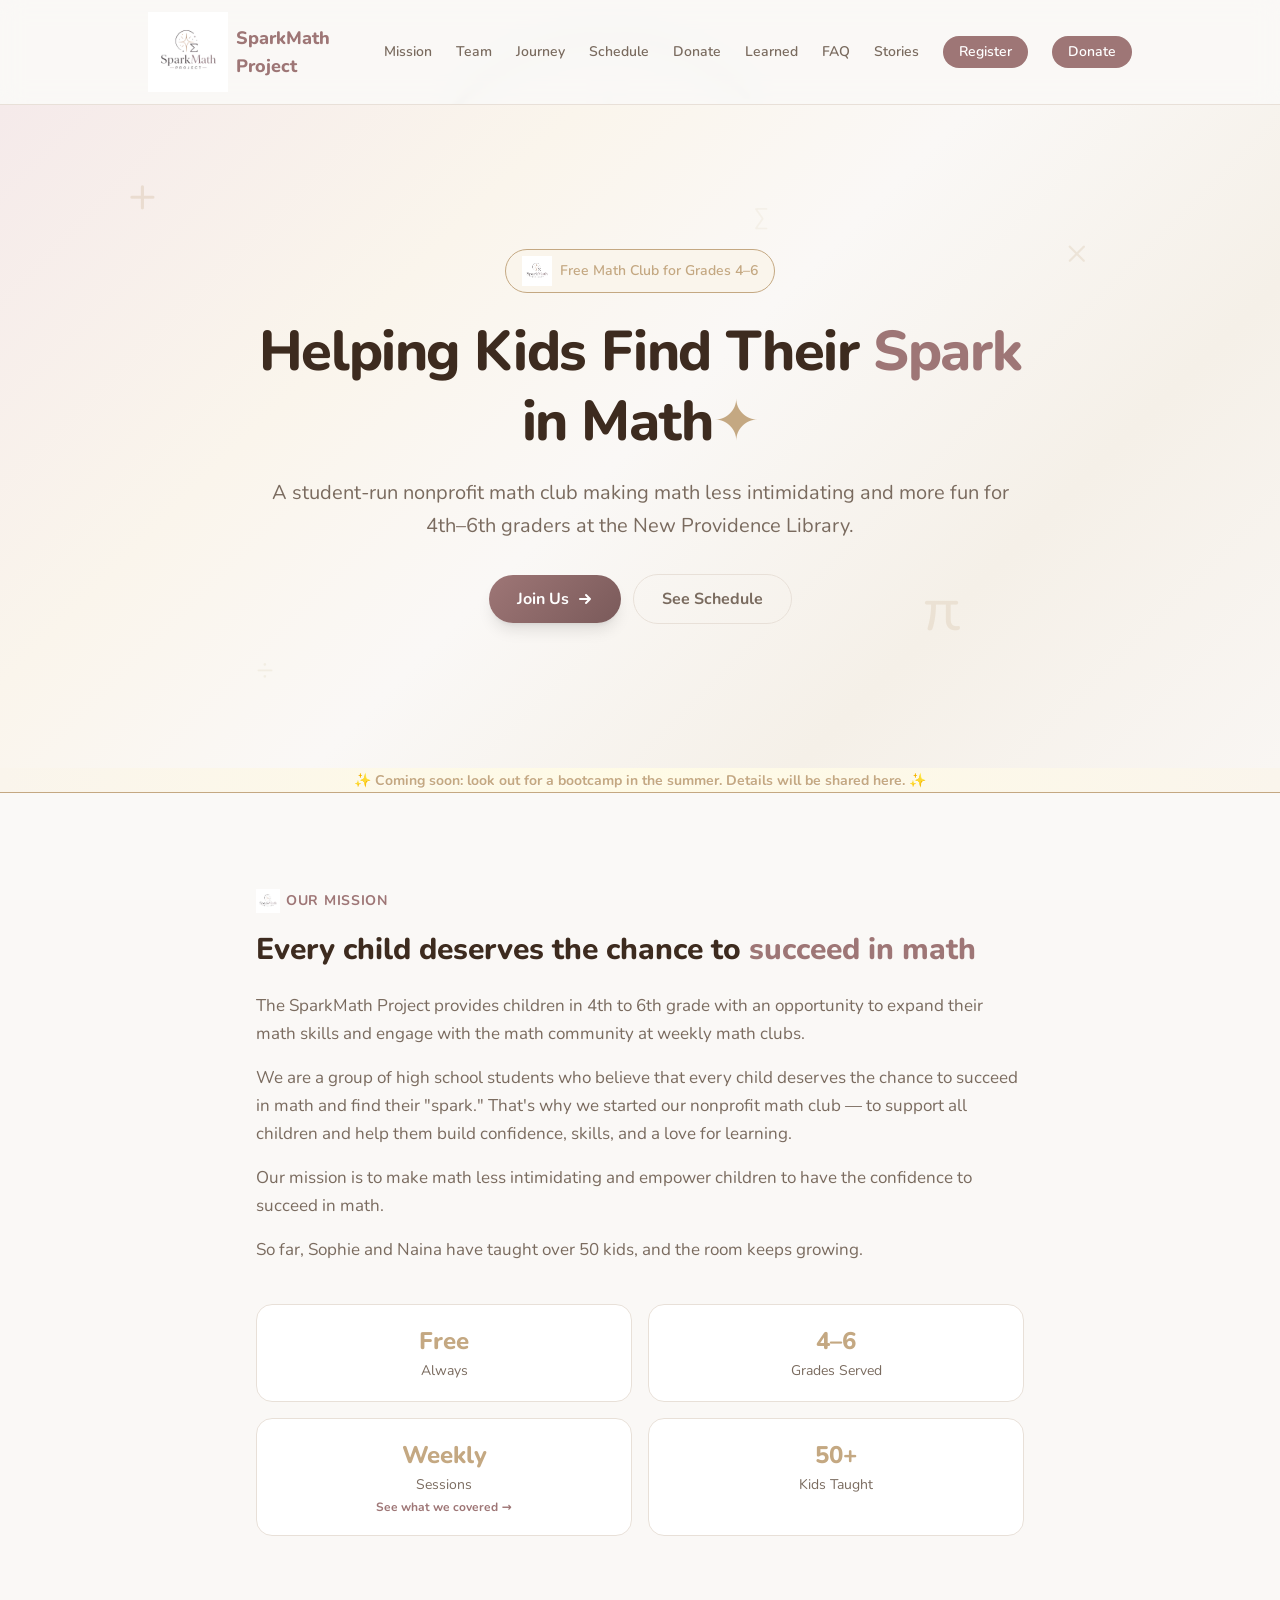
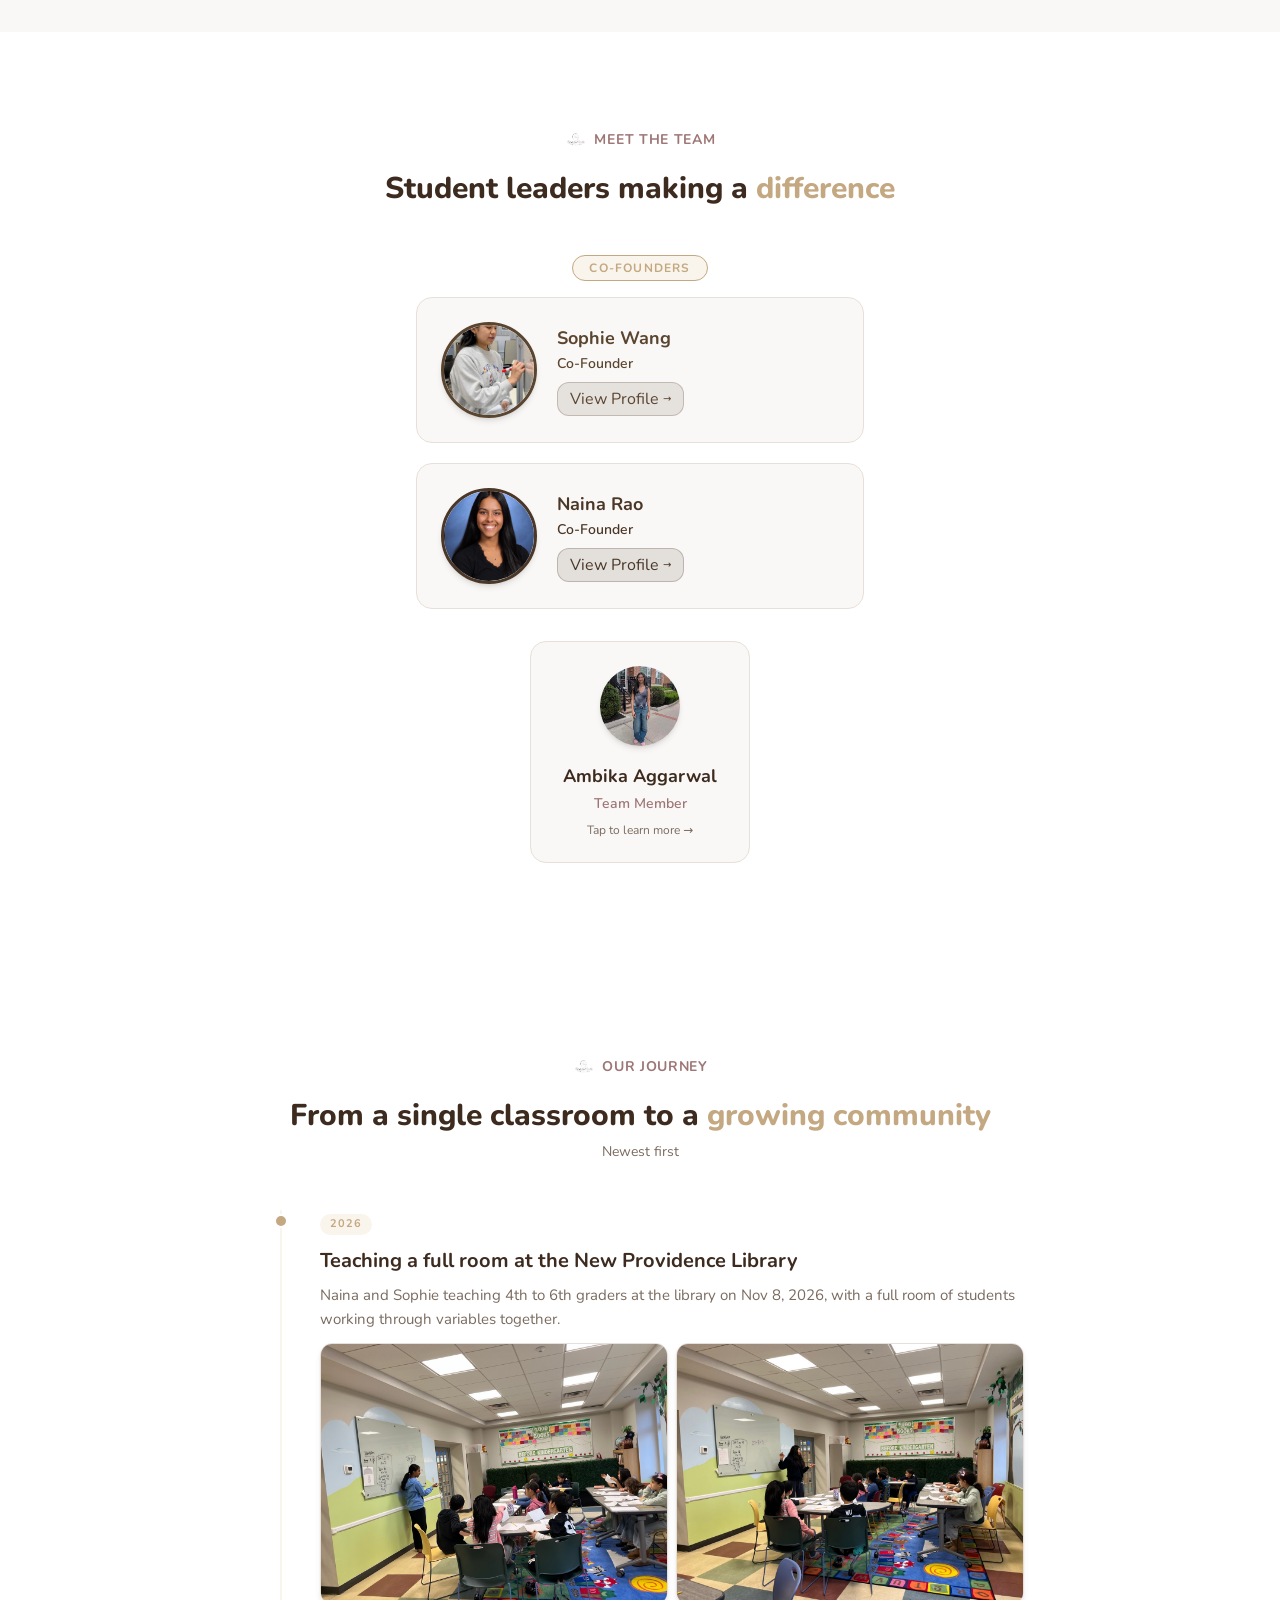
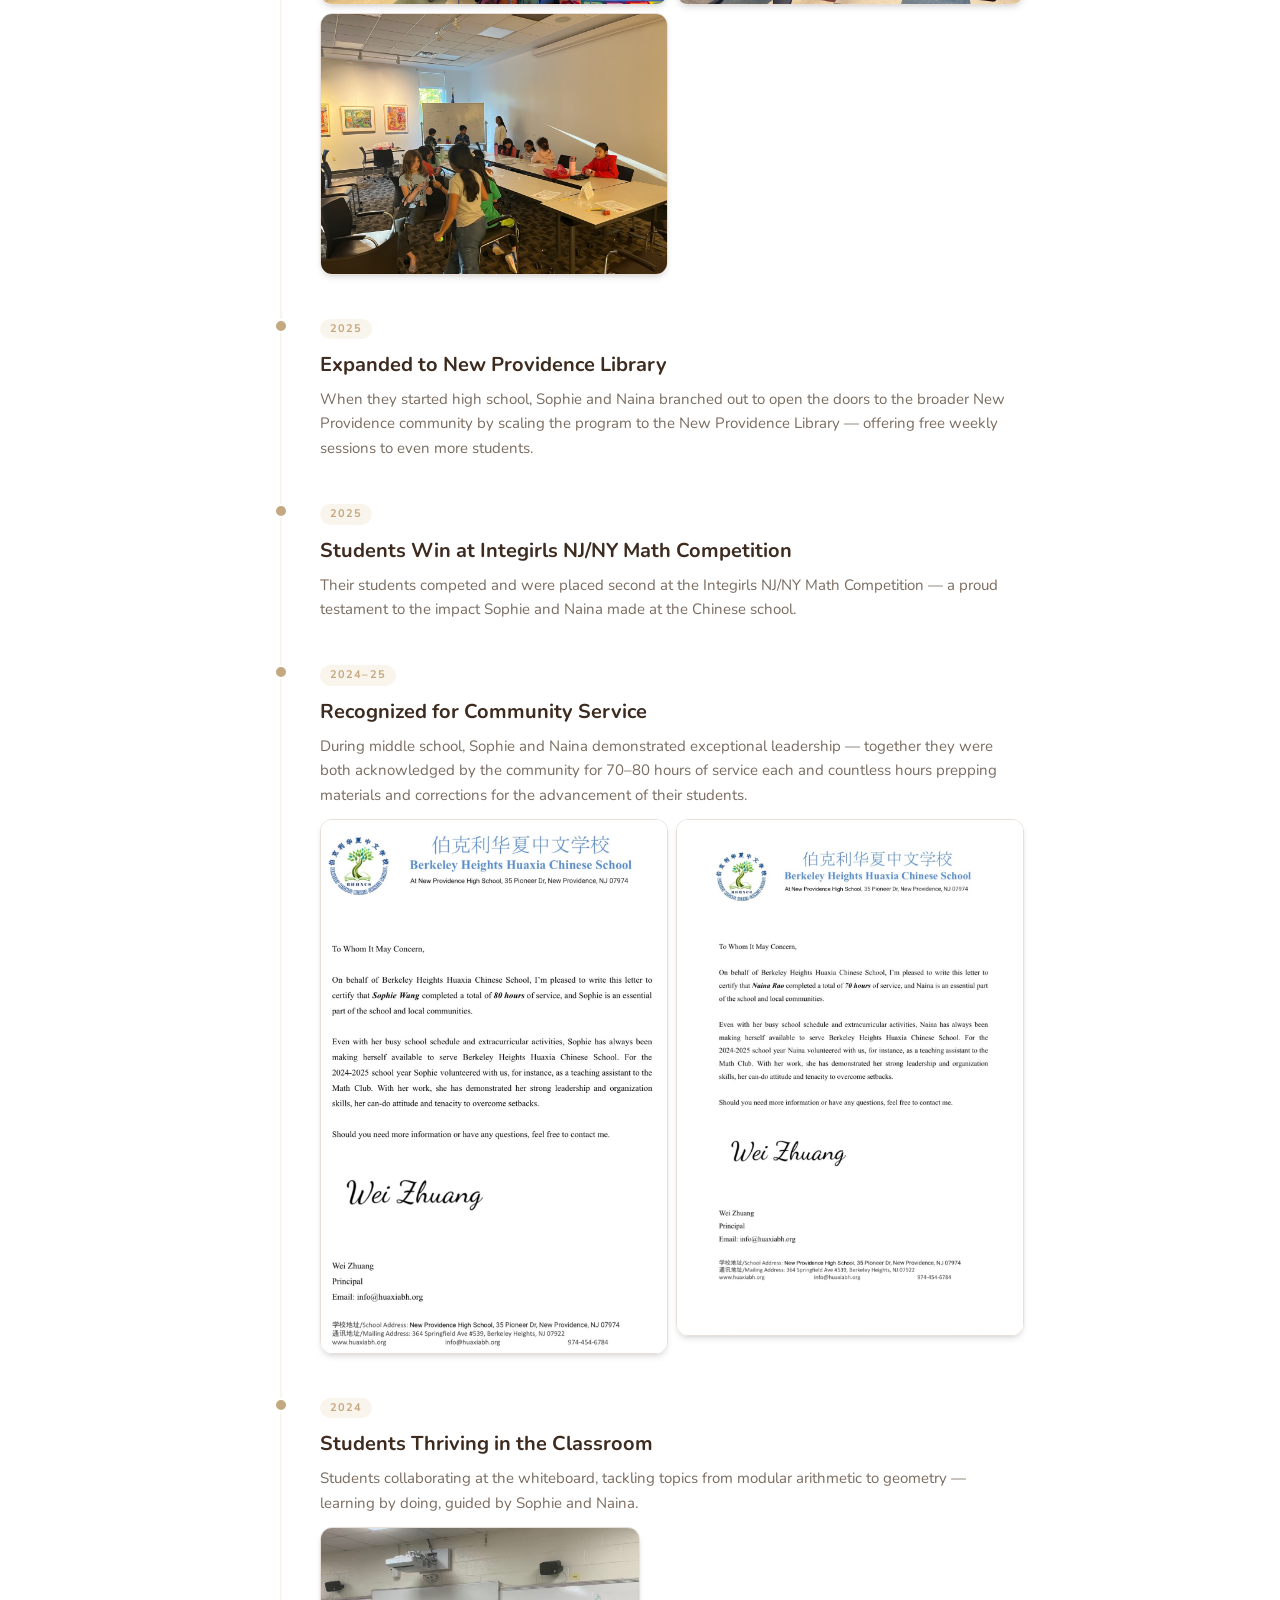
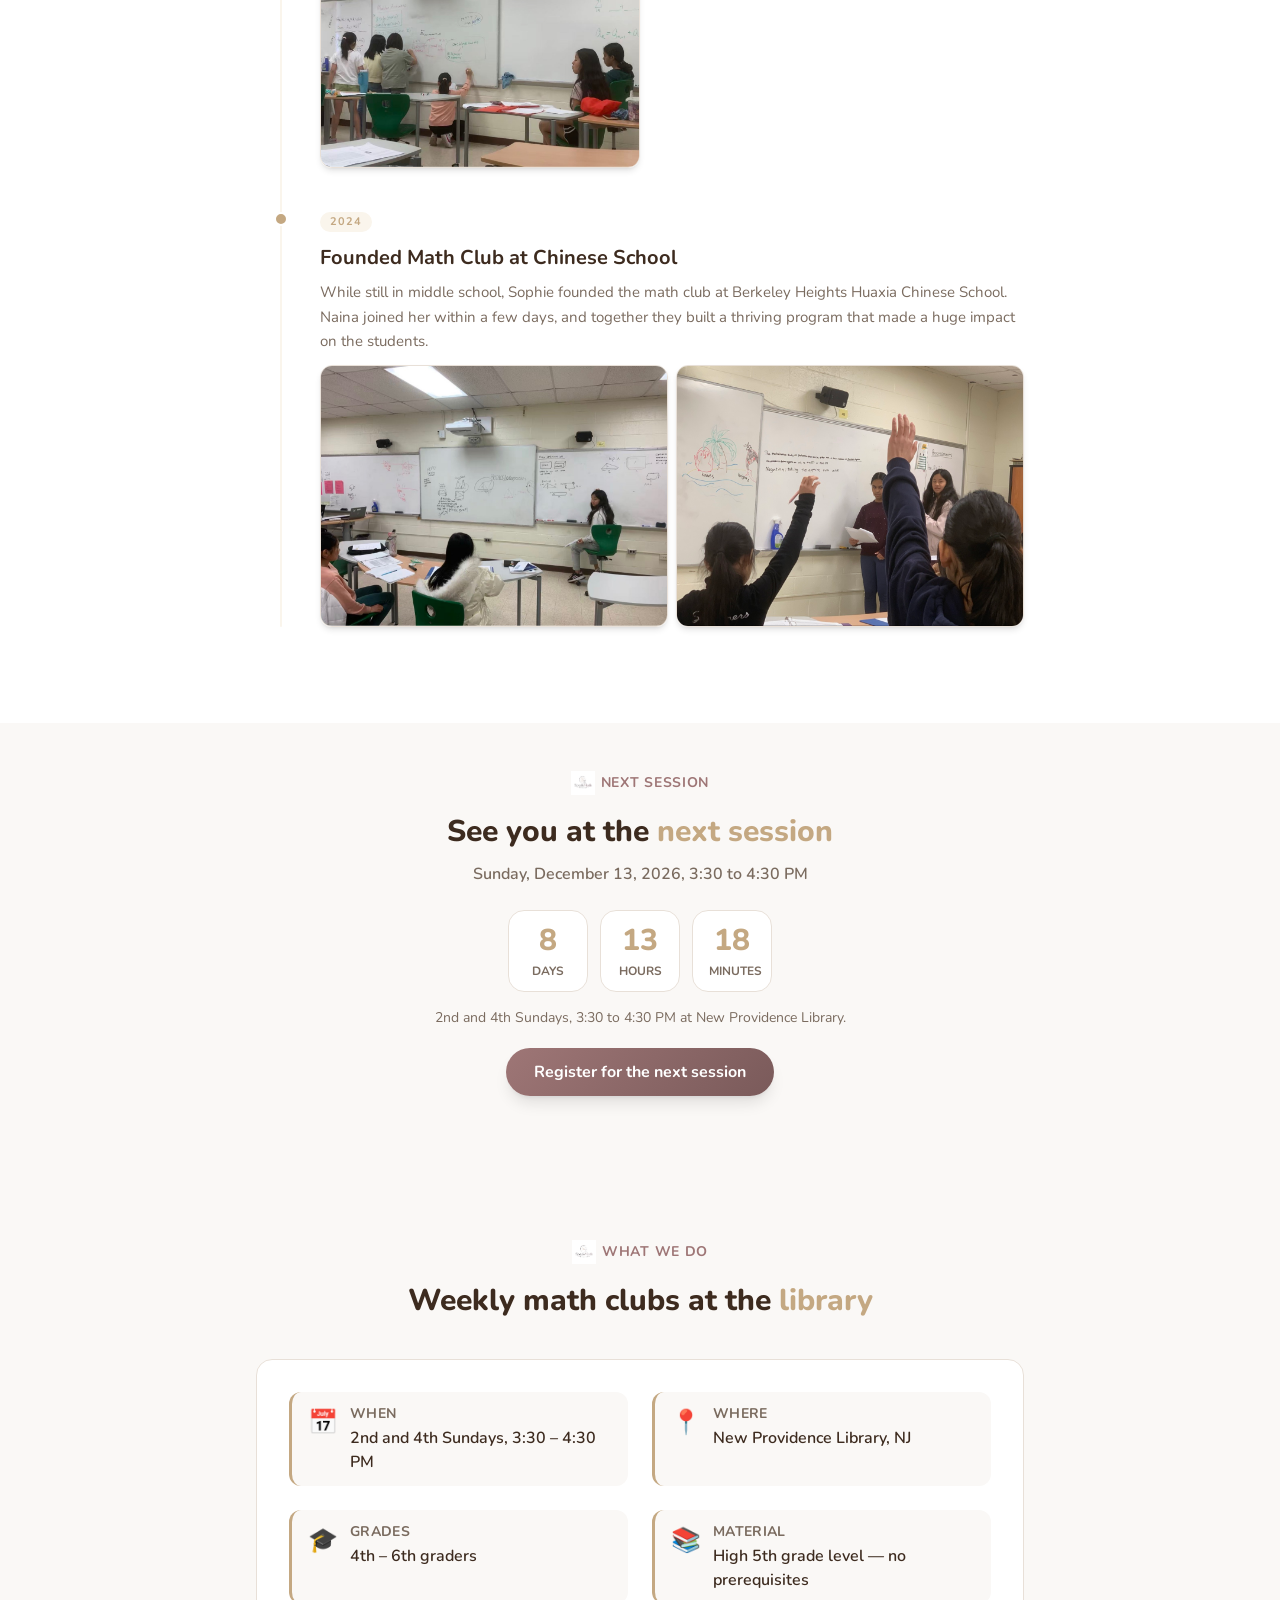
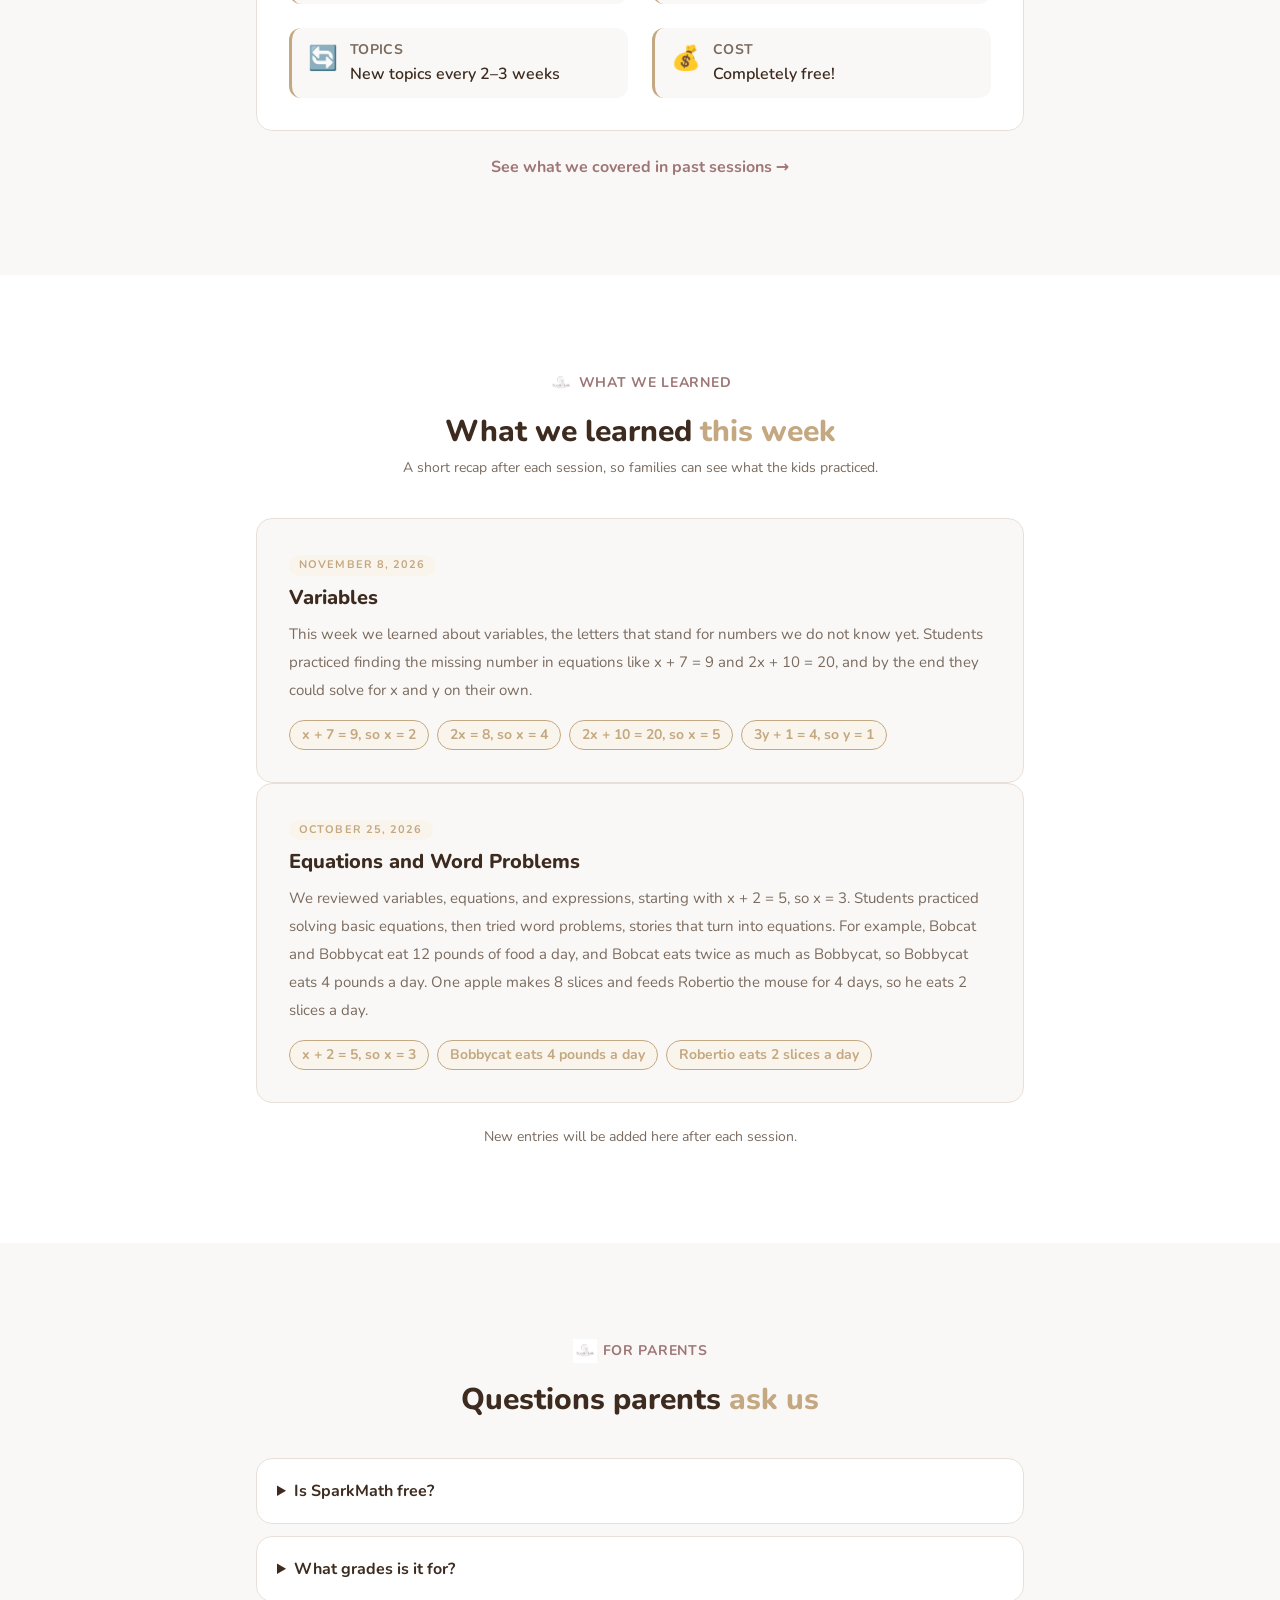
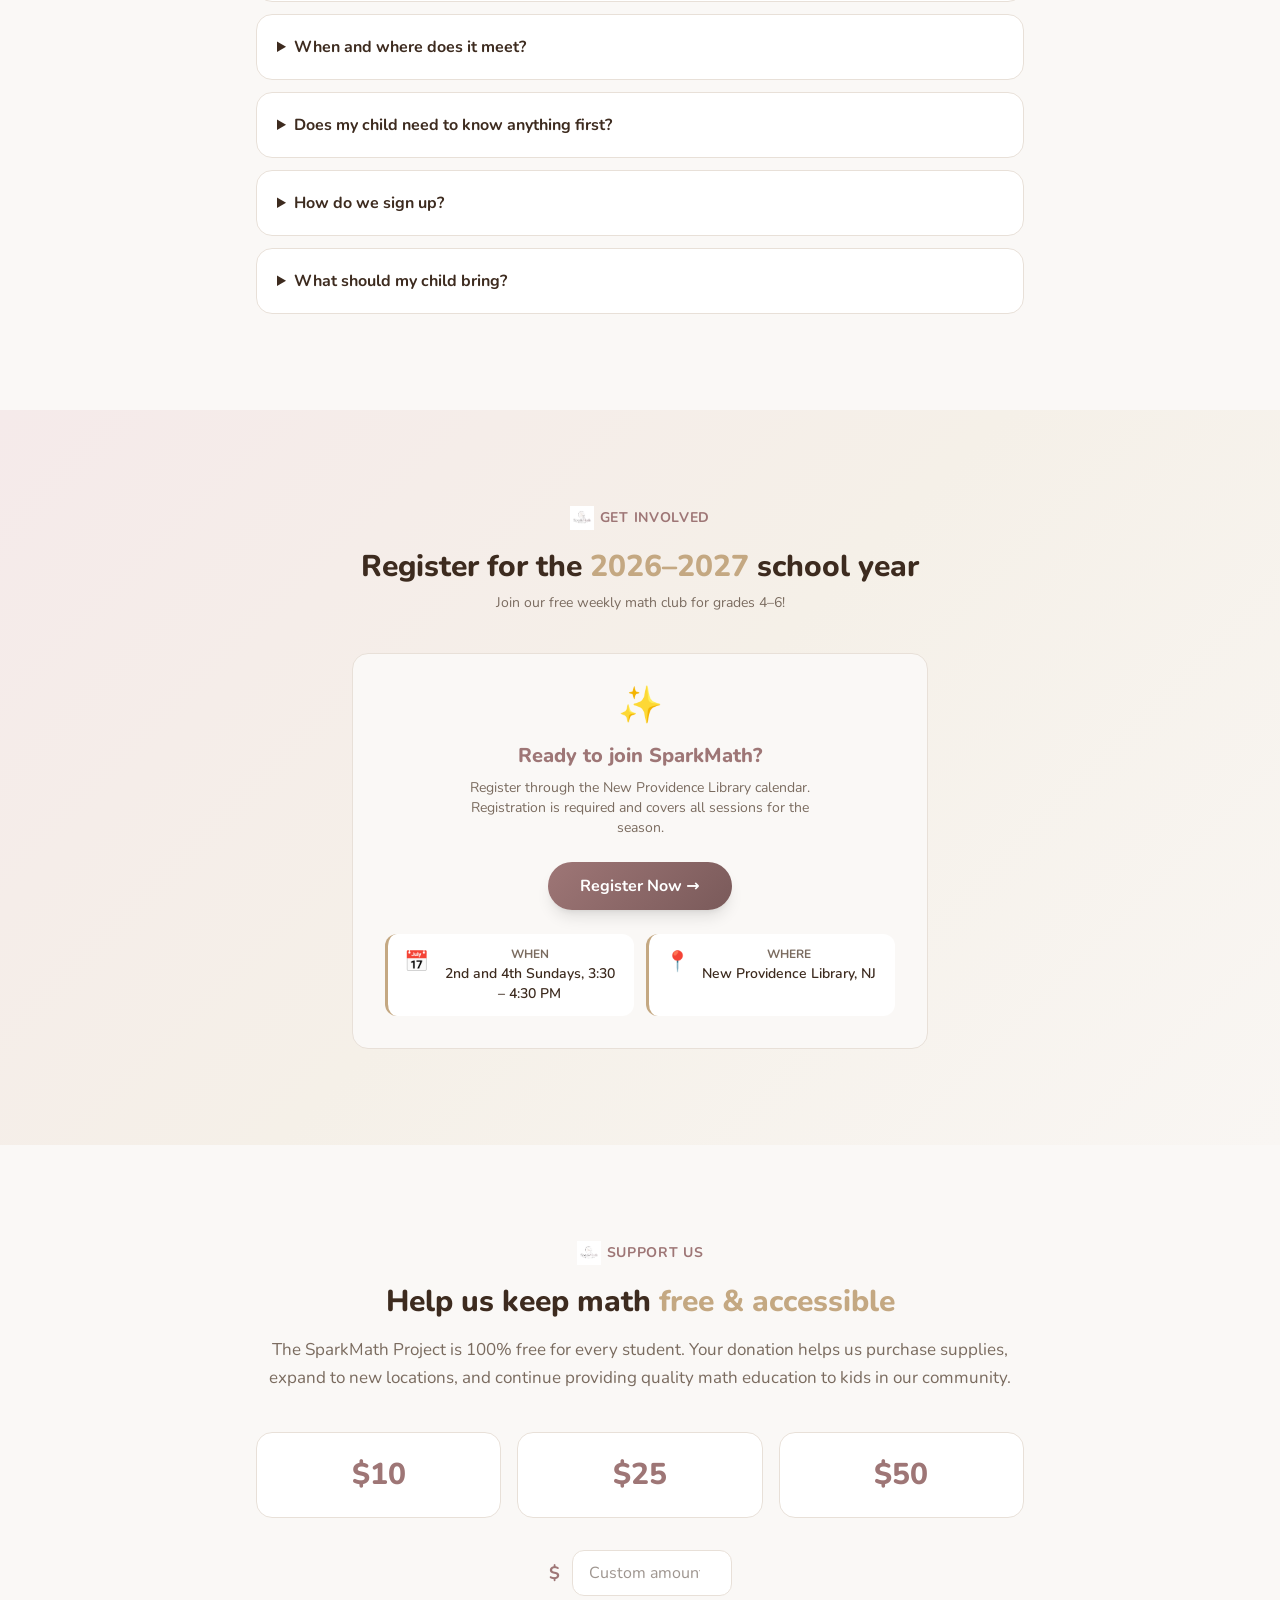
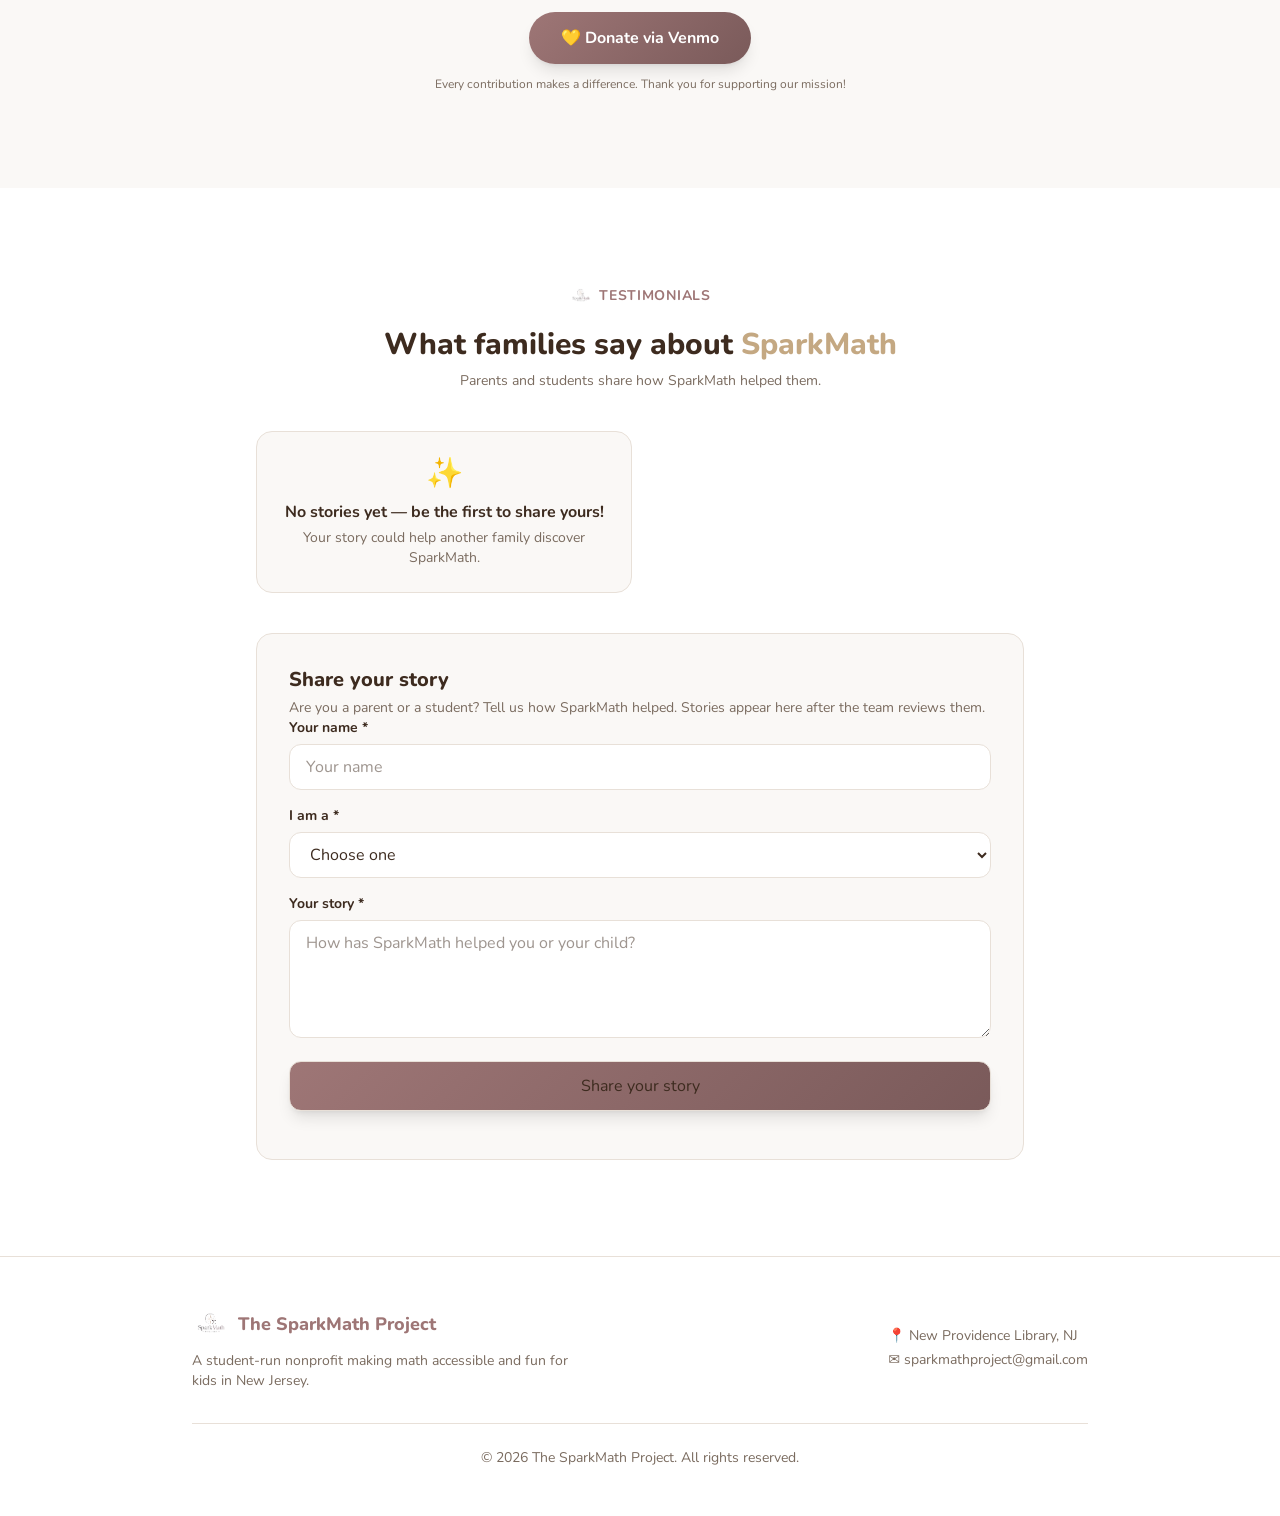
<file: index.html>
<!doctype html>
<html lang="en">
  <head>
    <meta charset="utf-8" />
    <meta name="viewport" content="width=device-width, initial-scale=1" />
    <meta name="color-scheme" content="light dark" />
    <title>SparkMath Project</title>
    
  <link rel="stylesheet" crossorigin href="./assets/index-d38tg49f.css"><script type="module" crossorigin src="./assets/index-52raf1wg.js"></script></head>
  <body>
    <div
      data-generated-space-root=""
      data-generated-space-slug="mathspark-project-website"
    ></div>
    <script>
    (function() {
      function patchSite() {
        // Wait for the donate section to exist (means React has rendered)
        var donateSection = document.getElementById('donate');
        if (!donateSection) return false;
        // Already patched (e.g. this ran twice): never insert sections again
        if (document.getElementById('register')) return true;

        // 1. Create and insert the registration section before Donate
        var regSection = document.createElement('section');
        regSection.id = 'register';
        regSection.className = 'py-16 sm:py-24 px-5';
        regSection.style.background = 'linear-gradient(135deg, var(--purple-50) 0%, var(--orange-50) 50%, var(--teal-50) 100%)';
        regSection.innerHTML = '' +
          '<div class="max-w-xl mx-auto">' +
            '<div class="text-center mb-10">' +
              '<div class="inline-flex items-center gap-1.5 text-sm font-bold uppercase tracking-wider" style="color:var(--accent)">' +
                '<img src="assets/logo.png" alt="SparkMath logo" width="24" height="24" class="inline-block" style="object-fit:contain" />' +
                ' Get Involved' +
              '</div>' +
              '<h2 class="text-2xl sm:text-3xl font-extrabold mt-3">' +
                'Register for the <span style="color:var(--gold)">2026\u20132027</span> school year' +
              '</h2>' +
              '<p class="text-sm mt-2" style="color:var(--dim)">Join our free weekly math club for grades 4\u20136!</p>' +
            '</div>' +
            '<div class="rounded-2xl p-6 sm:p-8 text-center" style="background:var(--bg);border:1px solid var(--border)">' +
              '<div class="text-4xl mb-4">\u2728</div>' +
              '<h3 class="text-xl font-extrabold" style="color:var(--accent)">Ready to join SparkMath?</h3>' +
              '<p class="text-sm mt-2 mb-6 max-w-sm mx-auto" style="color:var(--dim)">' +
                'Register through the New Providence Library calendar. Registration is required and covers all sessions for the season.' +
              '</p>' +
              '<div class="space-y-3">' +
                '<a href="https://newprovidence.librarycalendar.com/event/teens-teaching-math-club-7204" target="_blank" rel="noopener" ' +
                  'class="inline-flex items-center gap-2 rounded-full px-8 py-3 text-base font-bold text-white shadow-lg transition-transform hover:scale-105" ' +
                  'style="background:linear-gradient(135deg,#9E7676,#7A5A5A)">' +
                  'Register Now \u2192' +
                '</a>' +
              '</div>' +
              '<div class="mt-6 grid sm:grid-cols-2 gap-3 text-left">' +
                '<div class="flex items-start gap-3 rounded-xl px-4 py-3" style="border-left:3px solid var(--gold);background:var(--surface)">' +
                  '<span class="text-xl mt-0.5">\uD83D\uDCC5</span>' +
                  '<div><div class="text-xs font-bold uppercase" style="color:var(--dim)">When</div><div class="text-sm font-semibold mt-0.5">2nd and 4th Sundays, 3:30 \u2013 4:30 PM</div></div>' +
                '</div>' +
                '<div class="flex items-start gap-3 rounded-xl px-4 py-3" style="border-left:3px solid var(--gold);background:var(--surface)">' +
                  '<span class="text-xl mt-0.5">\uD83D\uDCCD</span>' +
                  '<div><div class="text-xs font-bold uppercase" style="color:var(--dim)">Where</div><div class="text-sm font-semibold mt-0.5">New Providence Library, NJ</div></div>' +
                '</div>' +
              '</div>' +
            '</div>' +
          '</div>';
        donateSection.parentNode.insertBefore(regSection, donateSection);

        // 2. Add "Register" link to the nav bar
        var navLinks = document.querySelector('nav .hidden.sm\\:flex');
        if (navLinks) {
          // Find the last donate button and add Register before it
          var links = navLinks.querySelectorAll('a');
          var lastLink = links[links.length - 1];
          var regLink = document.createElement('a');
          regLink.href = '#register';
          regLink.className = 'hover:text-[var(--accent)] transition-colors rounded-full px-4 py-1.5 text-white';
          regLink.style.background = 'var(--accent)';
          regLink.textContent = 'Register';
          var storiesLink = document.createElement('a');
          storiesLink.href = '#testimonials';
          storiesLink.className = 'hover:text-[var(--accent)] transition-colors';
          storiesLink.textContent = 'Stories';
          var learnedLink = document.createElement('a');
          learnedLink.href = '#learned';
          learnedLink.className = 'hover:text-[var(--accent)] transition-colors';
          learnedLink.textContent = 'Learned';
          var faqLink = document.createElement('a');
          faqLink.href = '#faq';
          faqLink.className = 'hover:text-[var(--accent)] transition-colors';
          faqLink.textContent = 'FAQ';
          navLinks.insertBefore(regLink, lastLink);
          navLinks.insertBefore(learnedLink, regLink);
          navLinks.insertBefore(faqLink, regLink);
          navLinks.insertBefore(storiesLink, regLink);
        }

        // 6. Testimonials section at the end, after Donate
        var testSection = document.createElement('section');
        testSection.id = 'testimonials';
        testSection.className = 'py-16 sm:py-24 px-5';
        testSection.style.background = 'var(--surface)';
        testSection.innerHTML = '' +
          '<div class="max-w-3xl mx-auto">' +
            '<div class="text-center mb-10">' +
              '<div class="inline-flex items-center gap-1.5 text-sm font-bold uppercase tracking-wider" style="color:var(--accent)">' +
                '<img src="assets/logo.png" alt="SparkMath logo" width="24" height="24" class="inline-block" style="object-fit:contain" />' +
                ' Testimonials' +
              '</div>' +
              '<h2 class="text-2xl sm:text-3xl font-extrabold mt-3">What families say about <span style="color:var(--gold)">SparkMath</span></h2>' +
              '<p class="text-sm mt-2" style="color:var(--dim)">Parents and students share how SparkMath helped them.</p>' +
            '</div>' +
            '<div id="stories-list" class="grid sm:grid-cols-2 gap-4 mb-10"></div>' +
            '<div class="rounded-2xl p-6 sm:p-8" style="background:var(--bg);border:1px solid var(--border)">' +
              '<h3 class="text-xl font-extrabold">Share your story</h3>' +
              '<p class="text-sm mt-1 mb-5" style="color:var(--dim)">Are you a parent or a student? Tell us how SparkMath helped. Stories appear here after the team reviews them.</p>' +
              '<form id="story-form" class="space-y-4">' +
                '<div><label class="block text-sm font-bold mb-1.5">Your name *</label>' +
                '<input required name="story-name" type="text" placeholder="Your name" class="w-full rounded-xl px-4 py-2.5 text-base outline-none" style="background:var(--surface);border:1px solid var(--border)" /></div>' +
                '<div><label class="block text-sm font-bold mb-1.5">I am a *</label>' +
                '<select required name="story-role" class="w-full rounded-xl px-4 py-2.5 text-base outline-none" style="background:var(--surface);border:1px solid var(--border)"><option value="" disabled selected>Choose one</option><option>Parent</option><option>Student</option><option>Other</option></select></div>' +
                '<div><label class="block text-sm font-bold mb-1.5">Your story *</label>' +
                '<textarea required name="story-text" rows="4" placeholder="How has SparkMath helped you or your child?" class="w-full rounded-xl px-4 py-2.5 text-base outline-none" style="background:var(--surface);border:1px solid var(--border)"></textarea></div>' +
                '<button type="submit" class="w-full rounded-full py-3 text-base font-bold text-white shadow-lg transition-transform hover:scale-[1.02]" style="background:linear-gradient(135deg,#9E7676,#7A5A5A)">Share your story</button>' +
                '<p id="story-done" class="hidden text-sm font-semibold text-center" style="color:var(--accent)">Thank you! Your story was sent to the SparkMath team and will appear here after review.</p>' +
              '</form>' +
            '</div>' +
          '</div>';
        donateSection.parentNode.insertBefore(testSection, donateSection.nextSibling);

        // Render stories saved on this device, marked pending review
        var escapeHtml = function(s){return s.replace(/&/g,'&amp;').replace(/</g,'&lt;').replace(/>/g,'&gt;').replace(/"/g,'&quot;');};
        var renderStories = function(){
          var list = document.getElementById('stories-list');
          if(!list) return;
          var saved = [];
          try { saved = JSON.parse(localStorage.getItem('sparkmath-stories') || '[]'); } catch(e) { saved = []; }
          if(!saved.length){
            list.innerHTML = '<div class="sm:col-span-2 rounded-2xl p-6 text-center" style="background:var(--bg);border:1px solid var(--border)"><div class="text-3xl mb-2">\u2728</div><p class="font-bold">No stories yet \u2014 be the first to share yours!</p><p class="text-sm mt-1" style="color:var(--dim)">Your story could help another family discover SparkMath.</p></div>';
            return;
          }
          list.innerHTML = saved.map(function(s){
            return '<div class="rounded-2xl p-5" style="background:var(--bg);border:1px solid var(--border)"><p class="text-[15px] leading-7" style="color:var(--dim)">\u201C' + escapeHtml(s.text) + '\u201D</p><div class="mt-3 text-sm font-bold">' + escapeHtml(s.name) + ' <span class="font-semibold" style="color:var(--dim)">\u00B7 ' + escapeHtml(s.role) + '</span></div><div class="mt-1"><span class="inline-block text-[11px] font-bold uppercase tracking-widest px-2.5 py-0.5 rounded-full" style="background:var(--gold-50);color:var(--gold)">Pending review</span></div></div>';
          }).join('');
        };
        renderStories();
        var storyForm = document.getElementById('story-form');
        if(storyForm){
          storyForm.addEventListener('submit', function(e){
            e.preventDefault();
            var name = storyForm.elements['story-name'].value.trim();
            var role = storyForm.elements['story-role'].value;
            var text = storyForm.elements['story-text'].value.trim();
            if(!name || !role || !text) return;
            var saved = [];
            try { saved = JSON.parse(localStorage.getItem('sparkmath-stories') || '[]'); } catch(err) { saved = []; }
            saved.unshift({name:name, role:role, text:text});
            try { localStorage.setItem('sparkmath-stories', JSON.stringify(saved)); } catch(err) {}
            renderStories();
            var done = document.getElementById('story-done');
            if(done) done.classList.remove('hidden');
            storyForm.reset();
            window.location.href = 'mailto:sparkmathproject@gmail.com?subject=' + encodeURIComponent('SparkMath testimonial from ' + name) + '&body=' + encodeURIComponent('Name: ' + name + '\nI am a: ' + role + '\n\n' + text);
          });
        }

        // 3. Fix "New Providence Memorial Library" -> "New Providence Library"
        var walker = document.createTreeWalker(document.body, NodeFilter.SHOW_TEXT);
        while (walker.nextNode()) {
          if (walker.currentNode.nodeValue.indexOf('New Providence Memorial Library') !== -1) {
            walker.currentNode.nodeValue = walker.currentNode.nodeValue.replace(/New Providence Memorial Library/g, 'New Providence Library');
          }
        }

        // 4. Fix contact email in footer
        var footerDivs = document.querySelectorAll('footer div');
        footerDivs.forEach(function(el) {
          if (el.childNodes.length === 1 && el.textContent.indexOf('contact@mathsparkproject.org') !== -1) {
            el.textContent = '\u2709\uFE0F sparkmathproject@gmail.com';
          }
        });

        // 5. Update hero "Support Us" button to "Join Us" linking to register
        var heroLinks = document.querySelectorAll('a[href="#donate"]');
        heroLinks.forEach(function(el) {
          if (el.textContent.trim().indexOf('Support Us') !== -1) {
            el.href = '#register';
            el.innerHTML = 'Join Us <svg width="16" height="16" viewBox="0 0 16 16" fill="none"><path d="M3 8h10M9 4l4 4-4 4" stroke="currentColor" stroke-width="2" stroke-linecap="round" stroke-linejoin="round"/></svg>';
          }
        });


        // 7. Next session countdown, before the Schedule section
        var schedSection = document.getElementById('schedule');
        if (schedSection) {
          var cdSection = document.createElement('section');
          cdSection.id = 'countdown';
          cdSection.className = 'py-12 sm:py-16 px-5';
          cdSection.innerHTML = '' +
            '<div class="max-w-3xl mx-auto text-center">' +
              '<div class="inline-flex items-center gap-1.5 text-sm font-bold uppercase tracking-wider" style="color:var(--accent)">' +
                '<img src="assets/logo.png" alt="SparkMath logo" width="24" height="24" class="inline-block" style="object-fit:contain" />' +
                ' Next Session' +
              '</div>' +
              '<h2 class="text-2xl sm:text-3xl font-extrabold mt-3">See you at the <span style="color:var(--gold)">next session</span></h2>' +
              '<p id="countdown-date" class="text-base font-semibold mt-3" style="color:var(--dim)"></p>' +
              '<div class="mt-6 flex justify-center gap-3 sm:gap-4">' +
                '<div class="rounded-2xl px-4 py-3 w-20" style="background:var(--surface);border:1px solid var(--border)"><div id="cd-days" class="text-2xl sm:text-3xl font-extrabold" style="color:var(--gold)">--</div><div class="text-xs font-bold uppercase mt-1" style="color:var(--dim)">Days</div></div>' +
                '<div class="rounded-2xl px-4 py-3 w-20" style="background:var(--surface);border:1px solid var(--border)"><div id="cd-hours" class="text-2xl sm:text-3xl font-extrabold" style="color:var(--gold)">--</div><div class="text-xs font-bold uppercase mt-1" style="color:var(--dim)">Hours</div></div>' +
                '<div class="rounded-2xl px-4 py-3 w-20" style="background:var(--surface);border:1px solid var(--border)"><div id="cd-mins" class="text-2xl sm:text-3xl font-extrabold" style="color:var(--gold)">--</div><div class="text-xs font-bold uppercase mt-1" style="color:var(--dim)">Minutes</div></div>' +
              '</div>' +
              '<p class="text-sm mt-4" style="color:var(--dim)">2nd and 4th Sundays, 3:30 to 4:30 PM at New Providence Library.</p>' +
              '<a href="#register" class="mt-5 inline-flex items-center gap-2 rounded-full px-7 py-3 text-base font-bold text-white shadow-lg transition-transform hover:scale-105" style="background:linear-gradient(135deg, var(--accent), #7A5A5A)">Register for the next session</a>' +
            '</div>';
          schedSection.parentNode.insertBefore(cdSection, schedSection);
          var updateCountdown = function(){
            var now = new Date();
            var next = null;
            for (var m = 0; m < 4 && !next; m++) {
              var base = new Date(now.getFullYear(), now.getMonth() + m, 1);
              var firstDow = base.getDay();
              var firstSun = 1 + ((7 - firstDow) % 7);
              [firstSun + 7, firstSun + 21].forEach(function(day){
                if (next) return;
                var d = new Date(base.getFullYear(), base.getMonth(), day, 15, 30, 0);
                if (d.getTime() > now.getTime()) next = d;
              });
            }
            if (!next) return;
            var dateEl = document.getElementById('countdown-date');
            if (dateEl) dateEl.textContent = 'Sunday, ' + next.toLocaleDateString('en-US', {month:'long', day:'numeric', year:'numeric'}) + ', 3:30 to 4:30 PM';
            var diff = next.getTime() - now.getTime();
            var set = function(id, v){ var el = document.getElementById(id); if (el) el.textContent = v; };
            set('cd-days', Math.floor(diff / 86400000));
            set('cd-hours', Math.floor(diff % 86400000 / 3600000));
            set('cd-mins', Math.floor(diff % 3600000 / 60000));
          };
          updateCountdown();
          setInterval(updateCountdown, 60000);
          // Link from the Weekly sessions box to What We Learned below
          var sessionsLink = document.createElement('p');
          sessionsLink.style.textAlign = 'center';
          sessionsLink.style.marginTop = '1.5rem';
          sessionsLink.innerHTML = '<a href="#learned" style="color:var(--accent);font-weight:700">See what we covered in past sessions \u2192</a>';
          schedSection.appendChild(sessionsLink);
        }

        // 8. What We Learned This Week, before the Register section
        var learnedSection = document.createElement('section');
        learnedSection.id = 'learned';
        learnedSection.className = 'py-16 sm:py-24 px-5';
        learnedSection.style.background = 'var(--surface)';
        learnedSection.innerHTML = '' +
          '<div class="max-w-3xl mx-auto">' +
            '<div class="text-center mb-10">' +
              '<div class="inline-flex items-center gap-1.5 text-sm font-bold uppercase tracking-wider" style="color:var(--accent)">' +
                '<img src="assets/logo.png" alt="SparkMath logo" width="24" height="24" class="inline-block" style="object-fit:contain" />' +
                ' What We Learned' +
              '</div>' +
              '<h2 class="text-2xl sm:text-3xl font-extrabold mt-3">What we learned <span style="color:var(--gold)">this week</span></h2>' +
              '<p class="text-sm mt-2" style="color:var(--dim)">A short recap after each session, so families can see what the kids practiced.</p>' +
            '</div>' +
            '<div class="space-y-6">' +
              '<article class="rounded-2xl p-6 sm:p-8" style="background:var(--bg);border:1px solid var(--border)">' +
                '<span class="inline-block text-[11px] font-bold uppercase tracking-widest px-2.5 py-0.5 rounded-full" style="background:var(--gold-50);color:var(--gold)">November 8, 2026</span>' +
                '<h3 class="text-xl font-extrabold mt-2">Variables</h3>' +
                '<p class="text-[15px] leading-7 mt-2" style="color:var(--dim)">This week we learned about variables, the letters that stand for numbers we do not know yet. Students practiced finding the missing number in equations like x + 7 = 9 and 2x + 10 = 20, and by the end they could solve for x and y on their own.</p>' +
                '<div class="mt-4 flex flex-wrap gap-2">' +
                  '<span class="rounded-full px-3 py-1 text-sm font-bold" style="background:var(--gold-50);color:var(--gold);border:1px solid var(--gold)">x + 7 = 9, so x = 2</span>' +
                  '<span class="rounded-full px-3 py-1 text-sm font-bold" style="background:var(--gold-50);color:var(--gold);border:1px solid var(--gold)">2x = 8, so x = 4</span>' +
                  '<span class="rounded-full px-3 py-1 text-sm font-bold" style="background:var(--gold-50);color:var(--gold);border:1px solid var(--gold)">2x + 10 = 20, so x = 5</span>' +
                  '<span class="rounded-full px-3 py-1 text-sm font-bold" style="background:var(--gold-50);color:var(--gold);border:1px solid var(--gold)">3y + 1 = 4, so y = 1</span>' +
                '</div>' +
              '</article>' +
              '<article class="rounded-2xl p-6 sm:p-8" style="background:var(--bg);border:1px solid var(--border)">' +
                '<span class="inline-block text-[11px] font-bold uppercase tracking-widest px-2.5 py-0.5 rounded-full" style="background:var(--gold-50);color:var(--gold)">October 25, 2026</span>' +
                '<h3 class="text-xl font-extrabold mt-2">Equations and Word Problems</h3>' +
                '<p class="text-[15px] leading-7 mt-2" style="color:var(--dim)">We reviewed variables, equations, and expressions, starting with x + 2 = 5, so x = 3. Students practiced solving basic equations, then tried word problems, stories that turn into equations. For example, Bobcat and Bobbycat eat 12 pounds of food a day, and Bobcat eats twice as much as Bobbycat, so Bobbycat eats 4 pounds a day. One apple makes 8 slices and feeds Robertio the mouse for 4 days, so he eats 2 slices a day.</p>' +
                '<div class="mt-4 flex flex-wrap gap-2">' +
                  '<span class="rounded-full px-3 py-1 text-sm font-bold" style="background:var(--gold-50);color:var(--gold);border:1px solid var(--gold)">x + 2 = 5, so x = 3</span>' +
                  '<span class="rounded-full px-3 py-1 text-sm font-bold" style="background:var(--gold-50);color:var(--gold);border:1px solid var(--gold)">Bobbycat eats 4 pounds a day</span>' +
                  '<span class="rounded-full px-3 py-1 text-sm font-bold" style="background:var(--gold-50);color:var(--gold);border:1px solid var(--gold)">Robertio eats 2 slices a day</span>' +
                '</div>' +
              '</article>' +
            '</div>' +
            '<p class="text-sm text-center mt-6" style="color:var(--dim)">New entries will be added here after each session.</p>' +
          '</div>';
        donateSection.parentNode.insertBefore(learnedSection, regSection);

        // 9. Parent FAQ, before the Register section
        var faqSection = document.createElement('section');
        faqSection.id = 'faq';
        faqSection.className = 'py-16 sm:py-24 px-5';
        faqSection.innerHTML = '' +
          '<div class="max-w-3xl mx-auto">' +
            '<div class="text-center mb-10">' +
              '<div class="inline-flex items-center gap-1.5 text-sm font-bold uppercase tracking-wider" style="color:var(--accent)">' +
                '<img src="assets/logo.png" alt="SparkMath logo" width="24" height="24" class="inline-block" style="object-fit:contain" />' +
                ' For Parents' +
              '</div>' +
              '<h2 class="text-2xl sm:text-3xl font-extrabold mt-3">Questions parents <span style="color:var(--gold)">ask us</span></h2>' +
            '</div>' +
            '<div class="space-y-3">' +
              '<details class="rounded-2xl p-5" style="background:var(--surface);border:1px solid var(--border)"><summary class="font-bold cursor-pointer">Is SparkMath free?</summary><p class="text-[15px] leading-7 mt-2" style="color:var(--dim)">Yes. Every session is completely free.</p></details>' +
              '<details class="rounded-2xl p-5" style="background:var(--surface);border:1px solid var(--border)"><summary class="font-bold cursor-pointer">What grades is it for?</summary><p class="text-[15px] leading-7 mt-2" style="color:var(--dim)">SparkMath is for students in 4th to 6th grade.</p></details>' +
              '<details class="rounded-2xl p-5" style="background:var(--surface);border:1px solid var(--border)"><summary class="font-bold cursor-pointer">When and where does it meet?</summary><p class="text-[15px] leading-7 mt-2" style="color:var(--dim)">We meet on the 2nd and 4th Sundays of the month, 3:30 to 4:30 PM, at New Providence Library in New Jersey.</p></details>' +
              '<details class="rounded-2xl p-5" style="background:var(--surface);border:1px solid var(--border)"><summary class="font-bold cursor-pointer">Does my child need to know anything first?</summary><p class="text-[15px] leading-7 mt-2" style="color:var(--dim)">No. There are no prerequisites. The material is at a high 5th grade level, and we explain every new idea from the start.</p></details>' +
              '<details class="rounded-2xl p-5" style="background:var(--surface);border:1px solid var(--border)"><summary class="font-bold cursor-pointer">How do we sign up?</summary><p class="text-[15px] leading-7 mt-2" style="color:var(--dim)">Register on the New Providence Library calendar: <a href="https://newprovidence.librarycalendar.com/event/teens-teaching-math-club-7204" target="_blank" rel="noopener" style="color:var(--accent);font-weight:700">Teens Teaching: Math Club, Nov 22 session</a>. One registration covers all sessions for the season.</p></details>' +
              '<details class="rounded-2xl p-5" style="background:var(--surface);border:1px solid var(--border)"><summary class="font-bold cursor-pointer">What should my child bring?</summary><p class="text-[15px] leading-7 mt-2" style="color:var(--dim)">Just a pencil and paper. Nothing else is needed.</p></details>' +
            '</div>' +
          '</div>';
        donateSection.parentNode.insertBefore(faqSection, regSection);

        // 10. Summer bootcamp coming soon banner, before the Mission section
        var missionSection = document.getElementById('mission');
        if (missionSection) {
          var bootStyle = document.createElement('style');
          bootStyle.textContent = '@keyframes bootcamp-sway { 0%, 100% { transform: translateX(-10px); } 50% { transform: translateX(10px); } } .bootcamp-sway { display: inline-block; animation: bootcamp-sway 2.2s ease-in-out infinite; }';
          document.head.appendChild(bootStyle);
          var bootBanner = document.createElement('div');
          bootBanner.className = 'px-5 py-4 text-center';
          bootBanner.style.background = 'linear-gradient(90deg, var(--gold-50), #fffbe6, var(--gold-50))';
          bootBanner.style.borderBottom = '1px solid var(--gold)';
          bootBanner.innerHTML = '<p class="bootcamp-sway text-sm sm:text-base font-bold" style="color:var(--gold);text-shadow:0 1px 0 rgba(255,255,255,0.7)">\u2728 Coming soon: look out for a bootcamp in the summer. Details will be shared here. \u2728</p>';
          missionSection.parentNode.insertBefore(bootBanner, missionSection);
        }

        // 11. Make the "Weekly Sessions" stat box (next to 50+ Kids Taught) a link to What We Learned
        var statTiles = document.querySelectorAll('#mission .grid > div');
        statTiles.forEach(function(tile) {
          if (tile.textContent.indexOf('Weekly') !== -1 && tile.textContent.indexOf('Sessions') !== -1) {
            tile.style.cursor = 'pointer';
            tile.setAttribute('title', 'See what we covered in past sessions');
            var cap = document.createElement('div');
            cap.className = 'text-xs font-bold mt-1';
            cap.style.color = 'var(--accent)';
            cap.textContent = 'See what we covered \u2192';
            tile.appendChild(cap);
            tile.addEventListener('click', function() {
              var target = document.getElementById('learned');
              if (target) target.scrollIntoView({behavior: 'smooth'});
            });
          }
        });

        return true;
      }

      // Poll until React has rendered
      var attempts = 0;
      var timer = setInterval(function() {
        attempts++;
        try {
          if (patchSite() || attempts > 60) {
            clearInterval(timer);
          }
        } catch (e) {
          clearInterval(timer);
        }
      }, 250);
    })();
    </script>
  </body>
</html>
</file>
<file: assets/index-d38tg49f.css>
@import "https://fonts.googleapis.com/css2?family=Nunito:wght@400;600;700;800;900&display=swap";/*! tailwindcss v4.0.9 | MIT License | https://tailwindcss.com */@layer theme{:root,:host{--color-white:#fff;--spacing:.25rem;--container-xs:20rem;--container-sm:24rem;--container-md:28rem;--container-xl:36rem;--container-3xl:48rem;--container-4xl:56rem;--container-5xl:64rem;--text-xs:12px;--text-xs--line-height:16px;--text-sm:14px;--text-sm--line-height:20px;--text-base:16px;--text-base--line-height:24px;--text-lg:18px;--text-lg--line-height:28px;--text-xl:20px;--text-xl--line-height:28px;--text-2xl:24px;--text-2xl--line-height:32px;--text-3xl:30px;--text-3xl--line-height:36px;--text-4xl:36px;--text-4xl--line-height:40px;--text-5xl:48px;--text-5xl--line-height:52px;--text-6xl:3.75rem;--text-6xl--line-height:1;--font-weight-semibold:600;--font-weight-bold:700;--font-weight-extrabold:800;--tracking-tight:-.025em;--tracking-wide:.025em;--tracking-wider:.05em;--tracking-widest:.1em;--leading-tight:1.25;--leading-relaxed:1.625;--radius-xl:.75rem;--radius-2xl:1rem;--radius-3xl:1.5rem;--blur-md:12px;--default-transition-duration:.15s;--default-transition-timing-function:cubic-bezier(.4,0,.2,1)}}@layer base{*,:after,:before{box-sizing:border-box;border:0 solid;margin:0;padding:0}::backdrop{box-sizing:border-box;border:0 solid;margin:0;padding:0}::-webkit-file-upload-button{box-sizing:border-box;border:0 solid;margin:0;padding:0}::file-selector-button{box-sizing:border-box;border:0 solid;margin:0;padding:0}html,:host{-webkit-text-size-adjust:100%;tab-size:4;font-feature-settings:initial;font-variation-settings:initial;-webkit-tap-highlight-color:transparent;font-family:ui-sans-serif,system-ui,-apple-system,BlinkMacSystemFont,Segoe UI,Roboto,Noto Sans,Ubuntu,Cantarell,Helvetica Neue,sans-serif,Apple Color Emoji,Segoe UI Emoji,Segoe UI Symbol,Noto Color Emoji;line-height:1.5}hr{color:inherit;border-top-width:1px;height:0}abbr:where([title]){-webkit-text-decoration:underline dotted;text-decoration:underline dotted}h1,h2,h3,h4,h5,h6{font-size:inherit;font-weight:inherit}a{color:inherit;-webkit-text-decoration:inherit;text-decoration:inherit}b,strong{font-weight:bolder}code,kbd,samp,pre{font-feature-settings:initial;font-variation-settings:initial;font-family:ui-monospace,SFMono-Regular,Menlo,Monaco,Consolas,Liberation Mono,Courier New,monospace;font-size:1em}small{font-size:80%}sub,sup{position:relative;vertical-align:baseline;font-size:75%;line-height:0}sub{bottom:-.25em}sup{top:-.5em}table{text-indent:0;border-color:inherit;border-collapse:collapse}:-moz-focusring{outline:auto}progress{vertical-align:baseline}summary{display:list-item}ol,ul,menu{list-style:none}img,svg,video,canvas,audio,iframe,embed,object{display:block;vertical-align:middle}img,video{max-width:100%;height:auto}button,input,select,optgroup,textarea{font:inherit;font-feature-settings:inherit;font-variation-settings:inherit;letter-spacing:inherit;color:inherit;opacity:1;background-color:#0000;border-radius:0}::-webkit-file-upload-button{font:inherit;font-feature-settings:inherit;font-variation-settings:inherit;letter-spacing:inherit;color:inherit;opacity:1;background-color:#0000;border-radius:0}::file-selector-button{font:inherit;font-feature-settings:inherit;font-variation-settings:inherit;letter-spacing:inherit;color:inherit;opacity:1;background-color:#0000;border-radius:0}:where(select:-webkit-any([multiple],[size])) optgroup{font-weight:bolder}:where(select:-moz-any([multiple],[size])) optgroup{font-weight:bolder}:where(select:is([multiple],[size])) optgroup{font-weight:bolder}:where(select:-webkit-any([multiple],[size])) optgroup option{padding-inline-start:20px}:where(select:-moz-any([multiple],[size])) optgroup option{padding-inline-start:20px}:where(select:is([multiple],[size])) optgroup option{padding-inline-start:20px}::-webkit-file-upload-button{margin-inline-end:4px}::file-selector-button{margin-inline-end:4px}::placeholder{opacity:1}@supports ( not (-webkit-appearance: -apple-pay-button)) or (contain-intrinsic-size: 1px){::placeholder{color:color-mix(in oklab,currentcolor 50%,transparent)}}textarea{resize:vertical}::-webkit-search-decoration{-webkit-appearance:none}::-webkit-date-and-time-value{text-align:inherit;min-height:1lh}::-webkit-datetime-edit{display:inline-flex}::-webkit-datetime-edit-fields-wrapper{padding:0}::-webkit-datetime-edit{padding-block-start:0;padding-block-end:0}::-webkit-datetime-edit-year-field{padding-block-start:0;padding-block-end:0}::-webkit-datetime-edit-month-field{padding-block-start:0;padding-block-end:0}::-webkit-datetime-edit-day-field{padding-block-start:0;padding-block-end:0}::-webkit-datetime-edit-hour-field{padding-block-start:0;padding-block-end:0}::-webkit-datetime-edit-minute-field{padding-block-start:0;padding-block-end:0}::-webkit-datetime-edit-second-field{padding-block-start:0;padding-block-end:0}::-webkit-datetime-edit-millisecond-field{padding-block-start:0;padding-block-end:0}::-webkit-datetime-edit-meridiem-field{padding-block-start:0;padding-block-end:0}::-webkit-calendar-picker-indicator{line-height:1}:-moz-ui-invalid{box-shadow:none}button{appearance:button}input:where([type=button],[type=reset],[type=submit]){appearance:button}::-webkit-file-upload-button{appearance:button}::file-selector-button{appearance:button}::-webkit-inner-spin-button{height:auto}::-webkit-outer-spin-button{height:auto}[hidden]:where(:not([hidden=until-found])){display:none!important}}@layer utilities{.visible{visibility:visible}.absolute{position:absolute}.fixed{position:fixed}.relative{position:relative}.static{position:static}.sticky{position:sticky}.inset-0{inset:calc(var(--spacing)*0)}.top-0{top:calc(var(--spacing)*0)}.top-1{top:calc(var(--spacing)*1)}.top-4{top:calc(var(--spacing)*4)}.top-16{top:calc(var(--spacing)*16)}.top-24{top:calc(var(--spacing)*24)}.top-32{top:calc(var(--spacing)*32)}.right-4{right:calc(var(--spacing)*4)}.right-\[15\%\]{right:15%}.right-\[25\%\]{right:25%}.right-\[40\%\]{right:40%}.bottom-0{bottom:calc(var(--spacing)*0)}.bottom-20{bottom:calc(var(--spacing)*20)}.bottom-32{bottom:calc(var(--spacing)*32)}.left-2\.5{left:calc(var(--spacing)*2.5)}.left-4{left:calc(var(--spacing)*4)}.left-\[10\%\]{left:10%}.left-\[20\%\]{left:20%}.-z-10{z-index:calc(10*-1)}.z-10{z-index:10}.z-50{z-index:50}.z-\[100\]{z-index:100}.\!container{width:100%!important}@media (min-width:40rem){.\!container{max-width:40rem!important}}@media (min-width:48rem){.\!container{max-width:48rem!important}}@media (min-width:64rem){.\!container{max-width:64rem!important}}@media (min-width:80rem){.\!container{max-width:80rem!important}}@media (min-width:96rem){.\!container{max-width:96rem!important}}.container{width:100%}@media (min-width:40rem){.container{max-width:40rem}}@media (min-width:48rem){.container{max-width:48rem}}@media (min-width:64rem){.container{max-width:64rem}}@media (min-width:80rem){.container{max-width:80rem}}@media (min-width:96rem){.container{max-width:96rem}}.mx-auto{margin-inline-start:auto;margin-inline-end:auto}.mt-0\.5{margin-top:calc(var(--spacing)*.5)}.mt-1{margin-top:calc(var(--spacing)*1)}.mt-2{margin-top:calc(var(--spacing)*2)}.mt-3{margin-top:calc(var(--spacing)*3)}.mt-4{margin-top:calc(var(--spacing)*4)}.mt-5{margin-top:calc(var(--spacing)*5)}.mt-6{margin-top:calc(var(--spacing)*6)}.mt-8{margin-top:calc(var(--spacing)*8)}.mt-10{margin-top:calc(var(--spacing)*10)}.mb-1\.5{margin-bottom:calc(var(--spacing)*1.5)}.mb-2{margin-bottom:calc(var(--spacing)*2)}.mb-4{margin-bottom:calc(var(--spacing)*4)}.mb-6{margin-bottom:calc(var(--spacing)*6)}.mb-8{margin-bottom:calc(var(--spacing)*8)}.mb-10{margin-bottom:calc(var(--spacing)*10)}.mb-12{margin-bottom:calc(var(--spacing)*12)}.block{display:block}.flex{display:flex}.grid{display:grid}.hidden{display:none}.inline{display:inline}.inline-block{display:inline-block}.inline-flex{display:inline-flex}.table{display:table}.h-3\.5{height:calc(var(--spacing)*3.5)}.h-4{height:calc(var(--spacing)*4)}.h-8{height:calc(var(--spacing)*8)}.h-10{height:calc(var(--spacing)*10)}.h-20{height:calc(var(--spacing)*20)}.h-32{height:calc(var(--spacing)*32)}.h-36{height:calc(var(--spacing)*36)}.max-h-\[85vh\]{max-height:85vh}.min-h-screen{min-height:100vh}.w-0\.5{width:calc(var(--spacing)*.5)}.w-3\.5{width:calc(var(--spacing)*3.5)}.w-4{width:calc(var(--spacing)*4)}.w-8{width:calc(var(--spacing)*8)}.w-10{width:calc(var(--spacing)*10)}.w-20{width:calc(var(--spacing)*20)}.w-32{width:calc(var(--spacing)*32)}.w-40{width:calc(var(--spacing)*40)}.w-full{width:100%}.max-w-3xl{max-width:var(--container-3xl)}.max-w-4xl{max-width:var(--container-4xl)}.max-w-5xl{max-width:var(--container-5xl)}.max-w-\[220px\]{max-width:220px}.max-w-full{max-width:100%}.max-w-md{max-width:var(--container-md)}.max-w-sm{max-width:var(--container-sm)}.max-w-xl{max-width:var(--container-xl)}.max-w-xs{max-width:var(--container-xs)}.min-w-0{min-width:calc(var(--spacing)*0)}.flex-shrink-0,.shrink-0{flex-shrink:0}.transform{transform:var(--tw-rotate-x)var(--tw-rotate-y)var(--tw-rotate-z)var(--tw-skew-x)var(--tw-skew-y)}.cursor-pointer{cursor:pointer}.resize{resize:both}.grid-cols-1{grid-template-columns:repeat(1,minmax(0,1fr))}.grid-cols-2{grid-template-columns:repeat(2,minmax(0,1fr))}.grid-cols-3{grid-template-columns:repeat(3,minmax(0,1fr))}.flex-col{flex-direction:column}.items-center{align-items: center}.items-start{align-items: flex-start}.justify-between{justify-content:space-between}.justify-center{justify-content:center}.gap-1{gap:calc(var(--spacing)*1)}.gap-1\.5{gap:calc(var(--spacing)*1.5)}.gap-2{gap:calc(var(--spacing)*2)}.gap-3{gap:calc(var(--spacing)*3)}.gap-4{gap:calc(var(--spacing)*4)}.gap-6{gap:calc(var(--spacing)*6)}:where(.space-y-1>:not(:last-child)){--tw-space-y-reverse:0;margin-block-start:calc(calc(var(--spacing)*1)*var(--tw-space-y-reverse));margin-block-end:calc(calc(var(--spacing)*1)*calc(1 - var(--tw-space-y-reverse)))}:where(.space-y-2>:not(:last-child)){--tw-space-y-reverse:0;margin-block-start:calc(calc(var(--spacing)*2)*var(--tw-space-y-reverse));margin-block-end:calc(calc(var(--spacing)*2)*calc(1 - var(--tw-space-y-reverse)))}:where(.space-y-3>:not(:last-child)){--tw-space-y-reverse:0;margin-block-start:calc(calc(var(--spacing)*3)*var(--tw-space-y-reverse));margin-block-end:calc(calc(var(--spacing)*3)*calc(1 - var(--tw-space-y-reverse)))}:where(.space-y-4>:not(:last-child)){--tw-space-y-reverse:0;margin-block-start:calc(calc(var(--spacing)*4)*var(--tw-space-y-reverse));margin-block-end:calc(calc(var(--spacing)*4)*calc(1 - var(--tw-space-y-reverse)))}:where(.space-y-5>:not(:last-child)){--tw-space-y-reverse:0;margin-block-start:calc(calc(var(--spacing)*5)*var(--tw-space-y-reverse));margin-block-end:calc(calc(var(--spacing)*5)*calc(1 - var(--tw-space-y-reverse)))}:where(.space-y-8>:not(:last-child)){--tw-space-y-reverse:0;margin-block-start:calc(calc(var(--spacing)*8)*var(--tw-space-y-reverse));margin-block-end:calc(calc(var(--spacing)*8)*calc(1 - var(--tw-space-y-reverse)))}.overflow-hidden{overflow:hidden}.overflow-y-auto{overflow-y:auto}.rounded-2xl{border-radius:var(--radius-2xl)}.rounded-3xl{border-radius:var(--radius-3xl)}.rounded-full{border-radius:3.40282e38px}.rounded-xl{border-radius:var(--radius-xl)}.border{border-style:var(--tw-border-style);border-width:1px}.border-2{border-style:var(--tw-border-style);border-width:2px}.border-t{border-top-style:var(--tw-border-style);border-top-width:1px}.border-b{border-bottom-style:var(--tw-border-style);border-bottom-width:1px}.border-\[var\(--border\)\]{border-color:var(--border)}.object-cover{object-fit:cover}.p-4{padding:calc(var(--spacing)*4)}.p-5{padding:calc(var(--spacing)*5)}.p-6{padding:calc(var(--spacing)*6)}.p-8{padding:calc(var(--spacing)*8)}.px-2\.5{padding-inline:calc(var(--spacing)*2.5)}.px-3{padding-inline:calc(var(--spacing)*3)}.px-4{padding-inline:calc(var(--spacing)*4)}.px-5{padding-inline:calc(var(--spacing)*5)}.px-6{padding-inline:calc(var(--spacing)*6)}.px-7{padding-inline:calc(var(--spacing)*7)}.px-8{padding-inline:calc(var(--spacing)*8)}.py-0\.5{padding-block:calc(var(--spacing)*.5)}.py-1{padding-block:calc(var(--spacing)*1)}.py-1\.5{padding-block:calc(var(--spacing)*1.5)}.py-2\.5{padding-block:calc(var(--spacing)*2.5)}.py-3{padding-block:calc(var(--spacing)*3)}.py-3\.5{padding-block:calc(var(--spacing)*3.5)}.py-5{padding-block:calc(var(--spacing)*5)}.py-12{padding-block:calc(var(--spacing)*12)}.py-16{padding-block:calc(var(--spacing)*16)}.py-20{padding-block:calc(var(--spacing)*20)}.pt-6{padding-top:calc(var(--spacing)*6)}.pl-12{padding-left:calc(var(--spacing)*12)}.text-center{text-align:center}.text-2xl{font-size:var(--text-2xl);line-height:var(--tw-leading,var(--text-2xl--line-height))}.text-3xl{font-size:var(--text-3xl);line-height:var(--tw-leading,var(--text-3xl--line-height))}.text-4xl{font-size:var(--text-4xl);line-height:var(--tw-leading,var(--text-4xl--line-height))}.text-5xl{font-size:var(--text-5xl);line-height:var(--tw-leading,var(--text-5xl--line-height))}.text-6xl{font-size:var(--text-6xl);line-height:var(--tw-leading,var(--text-6xl--line-height))}.text-base{font-size:var(--text-base);line-height:var(--tw-leading,var(--text-base--line-height))}.text-lg{font-size:var(--text-lg);line-height:var(--tw-leading,var(--text-lg--line-height))}.text-sm{font-size:var(--text-sm);line-height:var(--tw-leading,var(--text-sm--line-height))}.text-xl{font-size:var(--text-xl);line-height:var(--tw-leading,var(--text-xl--line-height))}.text-xs{font-size:var(--text-xs);line-height:var(--tw-leading,var(--text-xs--line-height))}.text-\[10px\]{font-size:10px}.text-\[11px\]{font-size:11px}.text-\[15px\]{font-size:15px}.text-\[17px\]{font-size:17px}.leading-7{--tw-leading:calc(var(--spacing)*7);line-height:calc(var(--spacing)*7)}.leading-relaxed{--tw-leading:var(--leading-relaxed);line-height:var(--leading-relaxed)}.leading-tight{--tw-leading:var(--leading-tight);line-height:var(--leading-tight)}.font-bold{--tw-font-weight:var(--font-weight-bold);font-weight:var(--font-weight-bold)}.font-extrabold{--tw-font-weight:var(--font-weight-extrabold);font-weight:var(--font-weight-extrabold)}.font-semibold{--tw-font-weight:var(--font-weight-semibold);font-weight:var(--font-weight-semibold)}.tracking-tight{--tw-tracking:var(--tracking-tight);letter-spacing:var(--tracking-tight)}.tracking-wide{--tw-tracking:var(--tracking-wide);letter-spacing:var(--tracking-wide)}.tracking-wider{--tw-tracking:var(--tracking-wider);letter-spacing:var(--tracking-wider)}.tracking-widest{--tw-tracking:var(--tracking-widest);letter-spacing:var(--tracking-widest)}.text-white{color:var(--color-white)}.lowercase{text-transform:lowercase}.uppercase{text-transform:uppercase}.no-underline{text-decoration-line:none}.accent-\[\#9E7676\]{accent-color:#9e7676}.opacity-15{opacity:.15}.opacity-20{opacity:.2}.opacity-25{opacity:.25}.shadow-2xl{--tw-shadow:0 25px 50px -12px var(--tw-shadow-color,#00000040);box-shadow:var(--tw-inset-shadow),var(--tw-inset-ring-shadow),var(--tw-ring-offset-shadow),var(--tw-ring-shadow),var(--tw-shadow)}.shadow-lg{--tw-shadow:0 10px 15px -3px var(--tw-shadow-color,#0000001a),0 4px 6px -4px var(--tw-shadow-color,#0000001a);box-shadow:var(--tw-inset-shadow),var(--tw-inset-ring-shadow),var(--tw-ring-offset-shadow),var(--tw-ring-shadow),var(--tw-shadow)}.shadow-md{--tw-shadow:0 4px 6px -1px var(--tw-shadow-color,#0000001a),0 2px 4px -2px var(--tw-shadow-color,#0000001a);box-shadow:var(--tw-inset-shadow),var(--tw-inset-ring-shadow),var(--tw-ring-offset-shadow),var(--tw-ring-shadow),var(--tw-shadow)}.outline{outline-style:var(--tw-outline-style);outline-width:1px}.blur{--tw-blur:blur(8px);filter:var(--tw-blur,)var(--tw-brightness,)var(--tw-contrast,)var(--tw-grayscale,)var(--tw-hue-rotate,)var(--tw-invert,)var(--tw-saturate,)var(--tw-sepia,)var(--tw-drop-shadow,)}.filter{filter:var(--tw-blur,)var(--tw-brightness,)var(--tw-contrast,)var(--tw-grayscale,)var(--tw-hue-rotate,)var(--tw-invert,)var(--tw-saturate,)var(--tw-sepia,)var(--tw-drop-shadow,)}.backdrop-blur-md{--tw-backdrop-blur:blur(var(--blur-md));-webkit-backdrop-filter:var(--tw-backdrop-blur,)var(--tw-backdrop-brightness,)var(--tw-backdrop-contrast,)var(--tw-backdrop-grayscale,)var(--tw-backdrop-hue-rotate,)var(--tw-backdrop-invert,)var(--tw-backdrop-opacity,)var(--tw-backdrop-saturate,)var(--tw-backdrop-sepia,);backdrop-filter:var(--tw-backdrop-blur,)var(--tw-backdrop-brightness,)var(--tw-backdrop-contrast,)var(--tw-backdrop-grayscale,)var(--tw-backdrop-hue-rotate,)var(--tw-backdrop-invert,)var(--tw-backdrop-opacity,)var(--tw-backdrop-saturate,)var(--tw-backdrop-sepia,)}.transition{transition-property:color,background-color,border-color,outline-color,text-decoration-color,fill,stroke,--tw-gradient-from,--tw-gradient-via,--tw-gradient-to,opacity,box-shadow,transform,translate,scale,rotate,filter,-webkit-backdrop-filter,backdrop-filter;transition-timing-function:var(--tw-ease,var(--default-transition-timing-function));transition-duration:var(--tw-duration,var(--default-transition-duration))}.transition-all{transition-property:all;transition-timing-function:var(--tw-ease,var(--default-transition-timing-function));transition-duration:var(--tw-duration,var(--default-transition-duration))}.transition-colors{transition-property:color,background-color,border-color,outline-color,text-decoration-color,fill,stroke,--tw-gradient-from,--tw-gradient-via,--tw-gradient-to;transition-timing-function:var(--tw-ease,var(--default-transition-timing-function));transition-duration:var(--tw-duration,var(--default-transition-duration))}.transition-transform{transition-property:transform,translate,scale,rotate;transition-timing-function:var(--tw-ease,var(--default-transition-timing-function));transition-duration:var(--tw-duration,var(--default-transition-duration))}.delay-100{transition-delay:.1s}.delay-200{transition-delay:.2s}.delay-300{transition-delay:.3s}.outline-none{--tw-outline-style:none;outline-style:none}@media (hover:hover){.hover\:scale-105:hover{--tw-scale-x:105%;--tw-scale-y:105%;--tw-scale-z:105%;scale:var(--tw-scale-x)var(--tw-scale-y)}}@media (hover:hover){.hover\:scale-\[1\.02\]:hover{scale:1.02}}@media (hover:hover){.hover\:scale-\[1\.03\]:hover{scale:1.03}}@media (hover:hover){.hover\:border-\[var\(--gold\)\]:hover{border-color:var(--gold)}}@media (hover:hover){.hover\:text-\[var\(--accent\)\]:hover{color:var(--accent)}}@media (hover:hover){.hover\:text-\[var\(--gold\)\]:hover{color:var(--gold)}}@media (hover:hover){.hover\:shadow-lg:hover{--tw-shadow:0 10px 15px -3px var(--tw-shadow-color,#0000001a),0 4px 6px -4px var(--tw-shadow-color,#0000001a);box-shadow:var(--tw-inset-shadow),var(--tw-inset-ring-shadow),var(--tw-ring-offset-shadow),var(--tw-ring-shadow),var(--tw-shadow)}}.focus\:ring-2:focus{--tw-ring-shadow:var(--tw-ring-inset,)0 0 0 calc(2px + var(--tw-ring-offset-width))var(--tw-ring-color,currentColor);box-shadow:var(--tw-inset-shadow),var(--tw-inset-ring-shadow),var(--tw-ring-offset-shadow),var(--tw-ring-shadow),var(--tw-shadow)}.disabled\:opacity-60:disabled{opacity:.6}@media (hover:hover){.disabled\:hover\:scale-100:disabled:hover{--tw-scale-x:100%;--tw-scale-y:100%;--tw-scale-z:100%;scale:var(--tw-scale-x)var(--tw-scale-y)}}@media (min-width:40rem){.sm\:left-4\.5{left:calc(var(--spacing)*4.5)}}@media (min-width:40rem){.sm\:left-6{left:calc(var(--spacing)*6)}}@media (min-width:40rem){.sm\:flex{display:flex}}@media (min-width:40rem){.sm\:h-24{height:calc(var(--spacing)*24)}}@media (min-width:40rem){.sm\:h-44{height:calc(var(--spacing)*44)}}@media (min-width:40rem){.sm\:w-24{width:calc(var(--spacing)*24)}}@media (min-width:40rem){.sm\:grid-cols-2{grid-template-columns:repeat(2,minmax(0,1fr))}}@media (min-width:40rem){.sm\:grid-cols-3{grid-template-columns:repeat(3,minmax(0,1fr))}}@media (min-width:40rem){.sm\:flex-row{flex-direction:row}}@media (min-width:40rem){.sm\:items-center{align-items: center}}@media (min-width:40rem){.sm\:gap-5{gap:calc(var(--spacing)*5)}}@media (min-width:40rem){.sm\:gap-6{gap:calc(var(--spacing)*6)}}@media (min-width:40rem){:where(.sm\:space-y-10>:not(:last-child)){--tw-space-y-reverse:0;margin-block-start:calc(calc(var(--spacing)*10)*var(--tw-space-y-reverse));margin-block-end:calc(calc(var(--spacing)*10)*calc(1 - var(--tw-space-y-reverse)))}}@media (min-width:40rem){.sm\:p-6{padding:calc(var(--spacing)*6)}}@media (min-width:40rem){.sm\:p-8{padding:calc(var(--spacing)*8)}}@media (min-width:40rem){.sm\:py-24{padding-block:calc(var(--spacing)*24)}}@media (min-width:40rem){.sm\:py-28{padding-block:calc(var(--spacing)*28)}}@media (min-width:40rem){.sm\:pl-16{padding-left:calc(var(--spacing)*16)}}@media (min-width:40rem){.sm\:text-2xl{font-size:var(--text-2xl);line-height:var(--tw-leading,var(--text-2xl--line-height))}}@media (min-width:40rem){.sm\:text-3xl{font-size:var(--text-3xl);line-height:var(--tw-leading,var(--text-3xl--line-height))}}@media (min-width:40rem){.sm\:text-5xl{font-size:var(--text-5xl);line-height:var(--tw-leading,var(--text-5xl--line-height))}}@media (min-width:40rem){.sm\:text-lg{font-size:var(--text-lg);line-height:var(--tw-leading,var(--text-lg--line-height))}}@media (min-width:40rem){.sm\:text-sm{font-size:var(--text-sm);line-height:var(--tw-leading,var(--text-sm--line-height))}}@media (min-width:40rem){.sm\:text-xl{font-size:var(--text-xl);line-height:var(--tw-leading,var(--text-xl--line-height))}}@media (min-width:40rem){.sm\:text-\[15px\]{font-size:15px}}@media (min-width:48rem){.md\:py-36{padding-block:calc(var(--spacing)*36)}}@media (min-width:48rem){.md\:text-\[56px\]{font-size:56px}}}:root{--buncss-light:initial;--buncss-dark: ;color-scheme:light dark;--bg:#faf8f6;--surface:#fff;--text:#3d2b1f;--dim:#7a6b5f;--accent:#9e7676;--accent-light:#c4a4a4;--gold:#c4a882;--gold-light:#d4c9a8;--orange:#c4a882;--teal:#4a3728;--border:#e8e0d8;--radius:12px;--purple-50:#f5eaea;--purple-100:#ebd8d8;--gold-50:#faf5ec;--orange-50:#f5f0e8;--teal-50:#f9f6f3}@media (prefers-color-scheme:dark){:root{--buncss-light: ;--buncss-dark:initial;--bg:#1a1410;--surface:#2a211a;--text:#f5eaea;--dim:#b0a498;--accent:#c4a4a4;--accent-light:#d4baba;--gold:#d4be9a;--gold-light:#e0d0b0;--orange:#d4be9a;--teal:#c4a882;--border:#3d2b1f;--purple-50:#2a211a;--purple-100:#3a2e24;--gold-50:#2a2418;--orange-50:#1a1510;--teal-50:#1a1712}}html{scroll-behavior:smooth}html,body{background:var(--bg);color:var(--text);margin:0;padding:0;font-family:Nunito,system-ui,-apple-system,BlinkMacSystemFont,Segoe UI,Roboto,Noto Sans,Ubuntu,Cantarell,Helvetica Neue,sans-serif}input,button{font:inherit;color:inherit;background:var(--surface);border:1px solid var(--border);border-radius:var(--radius)}button{cursor:pointer}button:disabled{opacity:.5;cursor:not-allowed}@keyframes float{0%,to{transform:translateY(0)rotate(0)}50%{transform:translateY(-12px)rotate(5deg)}}@keyframes float-slow{0%,to{transform:translateY(0)rotate(0)}50%{transform:translateY(-8px)rotate(-3deg)}}@keyframes sparkle{0%,to{opacity:.3;transform:scale(.8)}50%{opacity:1;transform:scale(1.2)}}@keyframes fade-up{0%{opacity:0;transform:translateY(24px)}to{opacity:1;transform:translateY(0)}}.animate-float{animation:float 6s ease-in-out infinite}.animate-float-slow{animation:float-slow 8s ease-in-out infinite}.animate-sparkle{animation:sparkle 3s ease-in-out infinite}.animate-fade-up{animation:fade-up .6s ease-out both}.delay-100{animation-delay:.1s}.delay-200{animation-delay:.2s}.delay-300{animation-delay:.3s}.delay-400{animation-delay:.4s}@property --tw-rotate-x{syntax:"*";inherits:false;initial-value:rotateX(0)}@property --tw-rotate-y{syntax:"*";inherits:false;initial-value:rotateY(0)}@property --tw-rotate-z{syntax:"*";inherits:false;initial-value:rotateZ(0)}@property --tw-skew-x{syntax:"*";inherits:false;initial-value:skewX(0)}@property --tw-skew-y{syntax:"*";inherits:false;initial-value:skewY(0)}@property --tw-space-y-reverse{syntax:"*";inherits:false;initial-value:0}@property --tw-border-style{syntax:"*";inherits:false;initial-value:solid}@property --tw-leading{syntax:"*";inherits:false}@property --tw-font-weight{syntax:"*";inherits:false}@property --tw-tracking{syntax:"*";inherits:false}@property --tw-shadow{syntax:"*";inherits:false;initial-value:0 0 #0000}@property --tw-shadow-color{syntax:"*";inherits:false}@property --tw-inset-shadow{syntax:"*";inherits:false;initial-value:0 0 #0000}@property --tw-inset-shadow-color{syntax:"*";inherits:false}@property --tw-ring-color{syntax:"*";inherits:false}@property --tw-ring-shadow{syntax:"*";inherits:false;initial-value:0 0 #0000}@property --tw-inset-ring-color{syntax:"*";inherits:false}@property --tw-inset-ring-shadow{syntax:"*";inherits:false;initial-value:0 0 #0000}@property --tw-ring-inset{syntax:"*";inherits:false}@property --tw-ring-offset-width{syntax:"<length>";inherits:false;initial-value:0}@property --tw-ring-offset-color{syntax:"*";inherits:false;initial-value:#fff}@property --tw-ring-offset-shadow{syntax:"*";inherits:false;initial-value:0 0 #0000}@property --tw-outline-style{syntax:"*";inherits:false;initial-value:solid}@property --tw-blur{syntax:"*";inherits:false}@property --tw-brightness{syntax:"*";inherits:false}@property --tw-contrast{syntax:"*";inherits:false}@property --tw-grayscale{syntax:"*";inherits:false}@property --tw-hue-rotate{syntax:"*";inherits:false}@property --tw-invert{syntax:"*";inherits:false}@property --tw-opacity{syntax:"*";inherits:false}@property --tw-saturate{syntax:"*";inherits:false}@property --tw-sepia{syntax:"*";inherits:false}@property --tw-drop-shadow{syntax:"*";inherits:false}@property --tw-backdrop-blur{syntax:"*";inherits:false}@property --tw-backdrop-brightness{syntax:"*";inherits:false}@property --tw-backdrop-contrast{syntax:"*";inherits:false}@property --tw-backdrop-grayscale{syntax:"*";inherits:false}@property --tw-backdrop-hue-rotate{syntax:"*";inherits:false}@property --tw-backdrop-invert{syntax:"*";inherits:false}@property --tw-backdrop-opacity{syntax:"*";inherits:false}@property --tw-backdrop-saturate{syntax:"*";inherits:false}@property --tw-backdrop-sepia{syntax:"*";inherits:false}@property --tw-scale-x{syntax:"*";inherits:false;initial-value:1}@property --tw-scale-y{syntax:"*";inherits:false;initial-value:1}@property --tw-scale-z{syntax:"*";inherits:false;initial-value:1}
</file>
